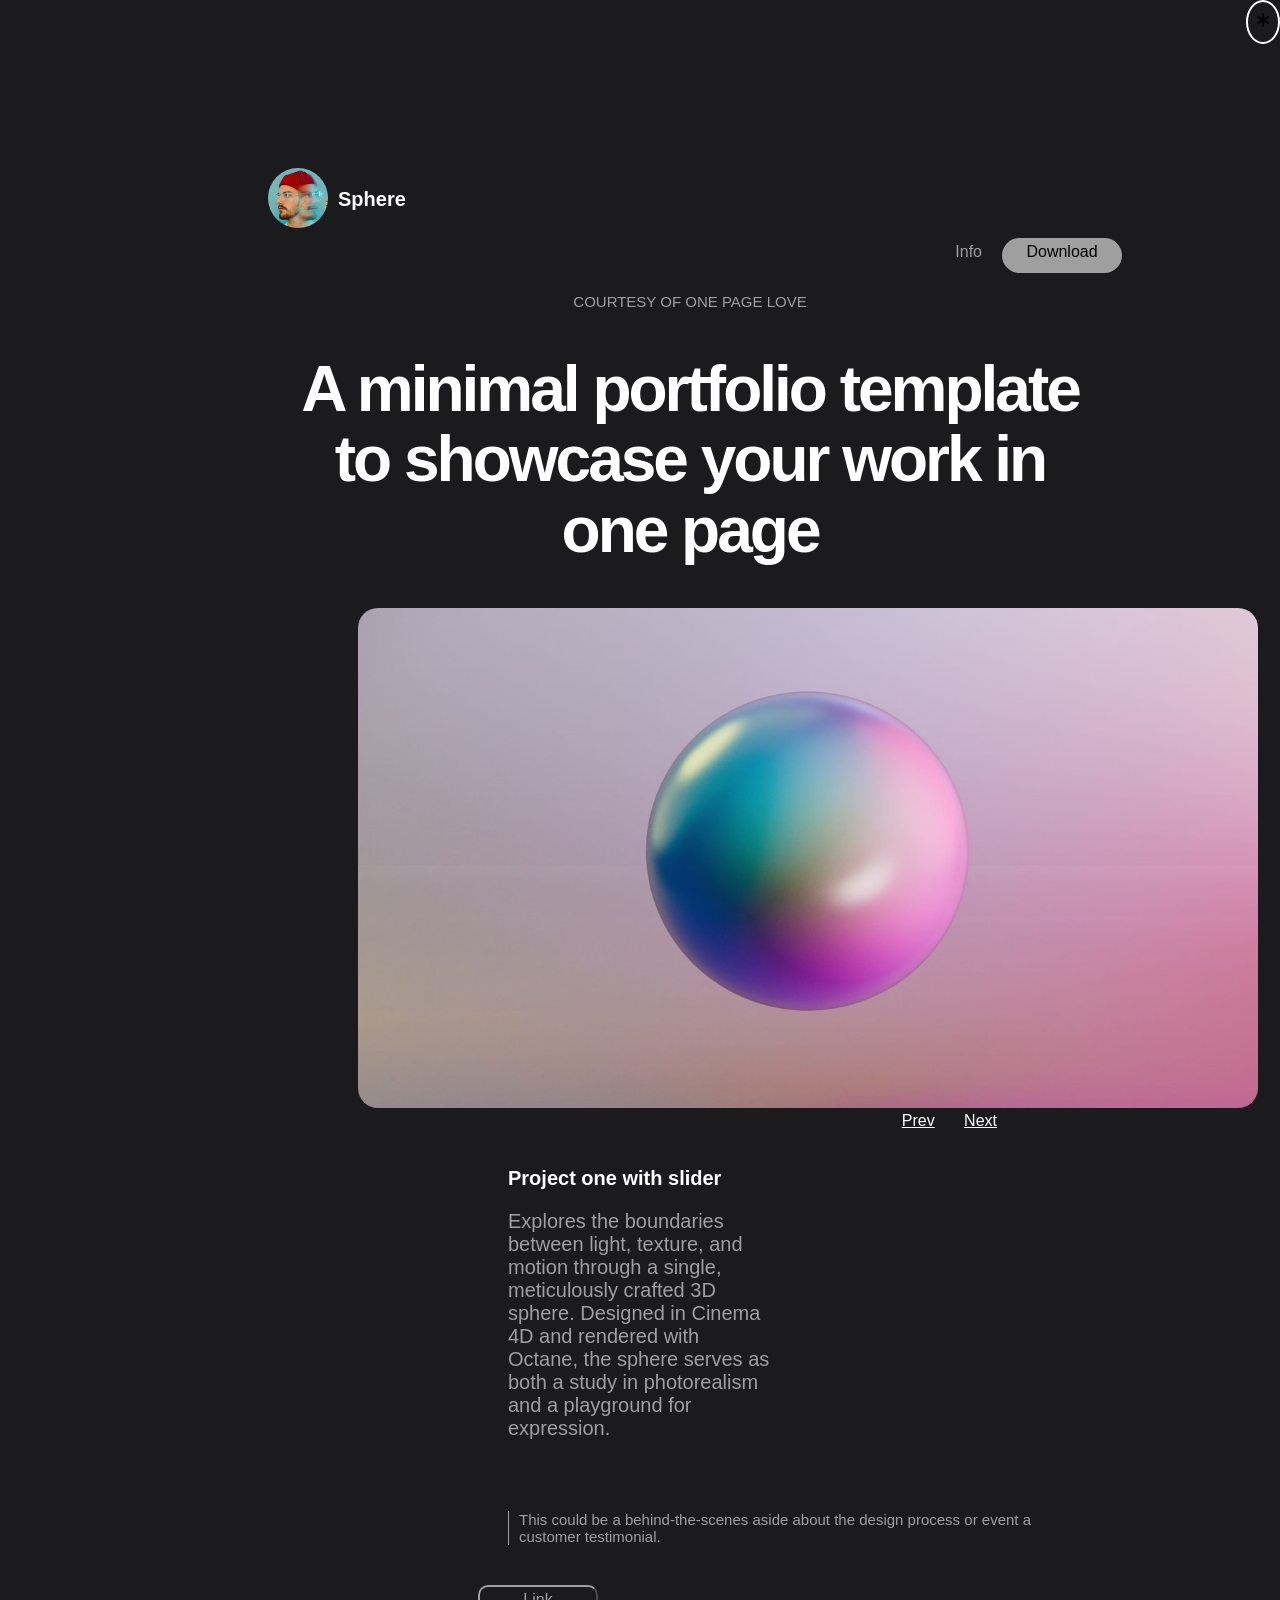
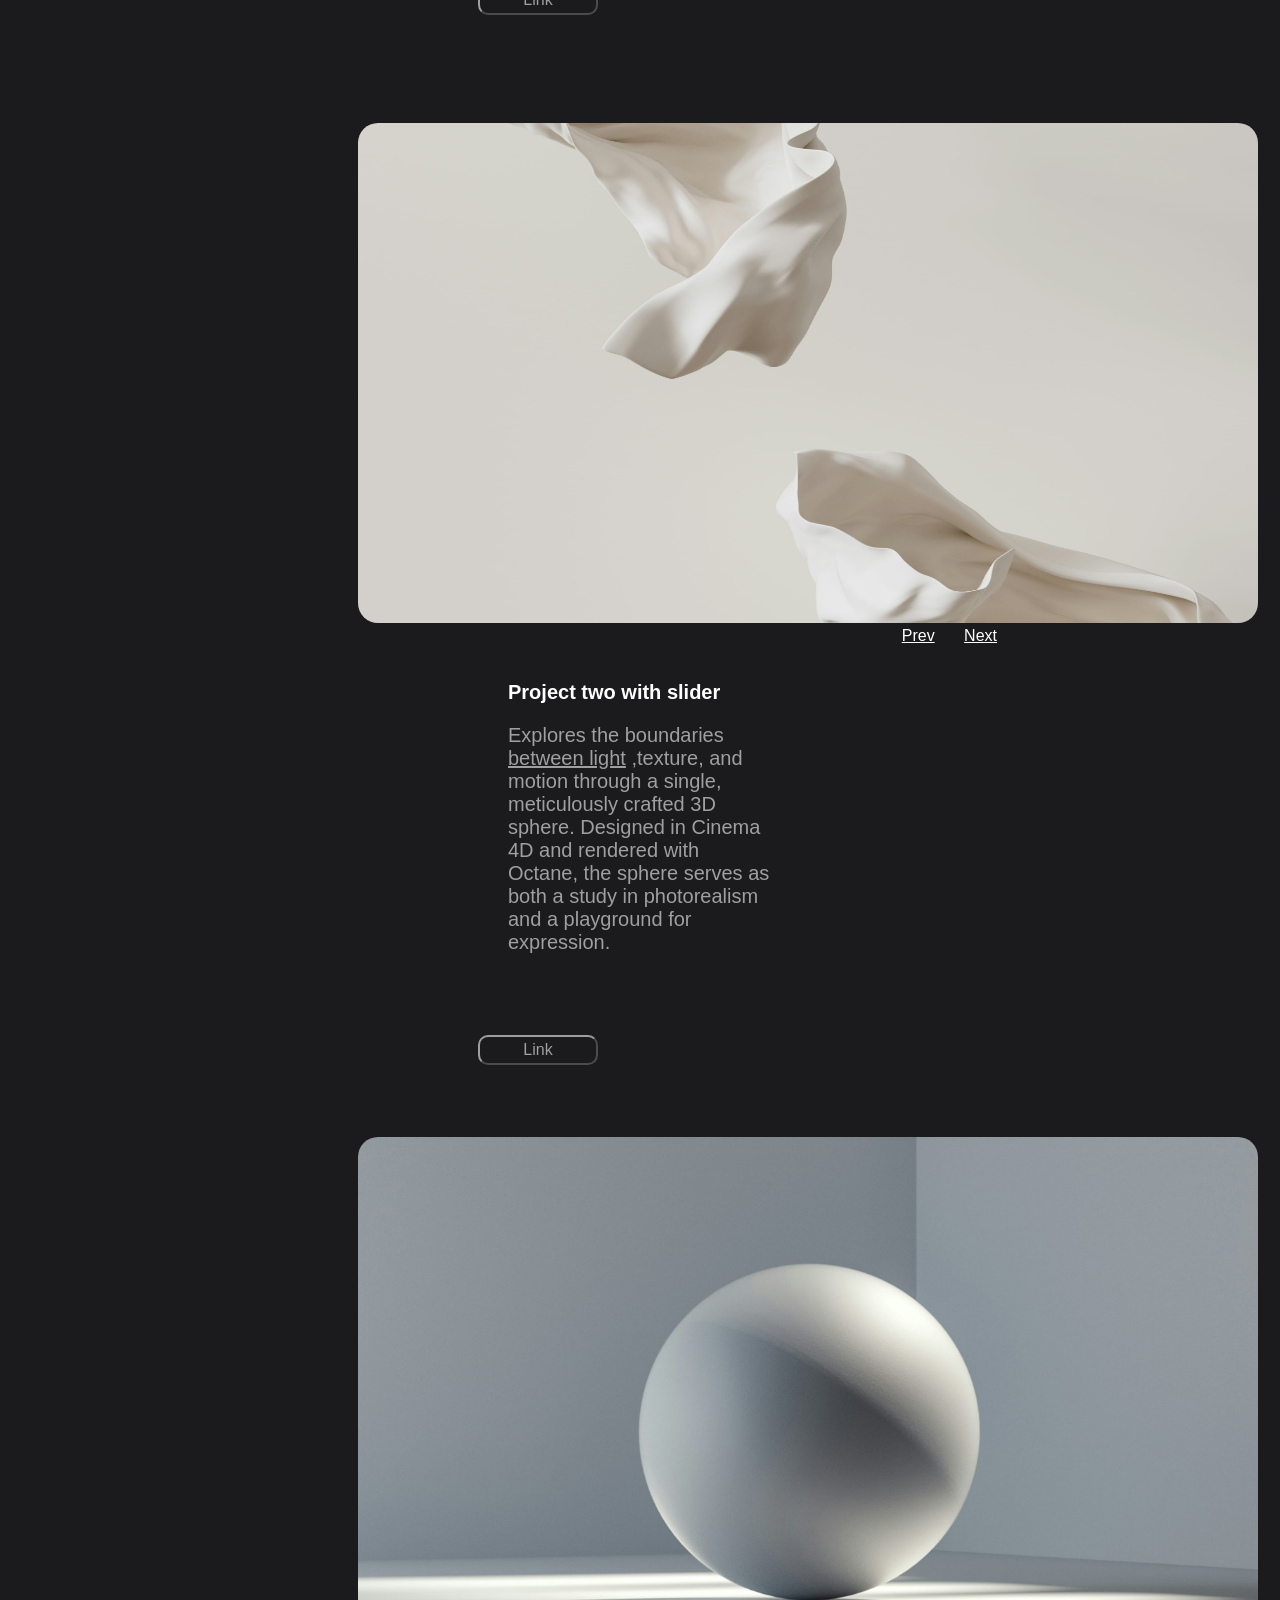
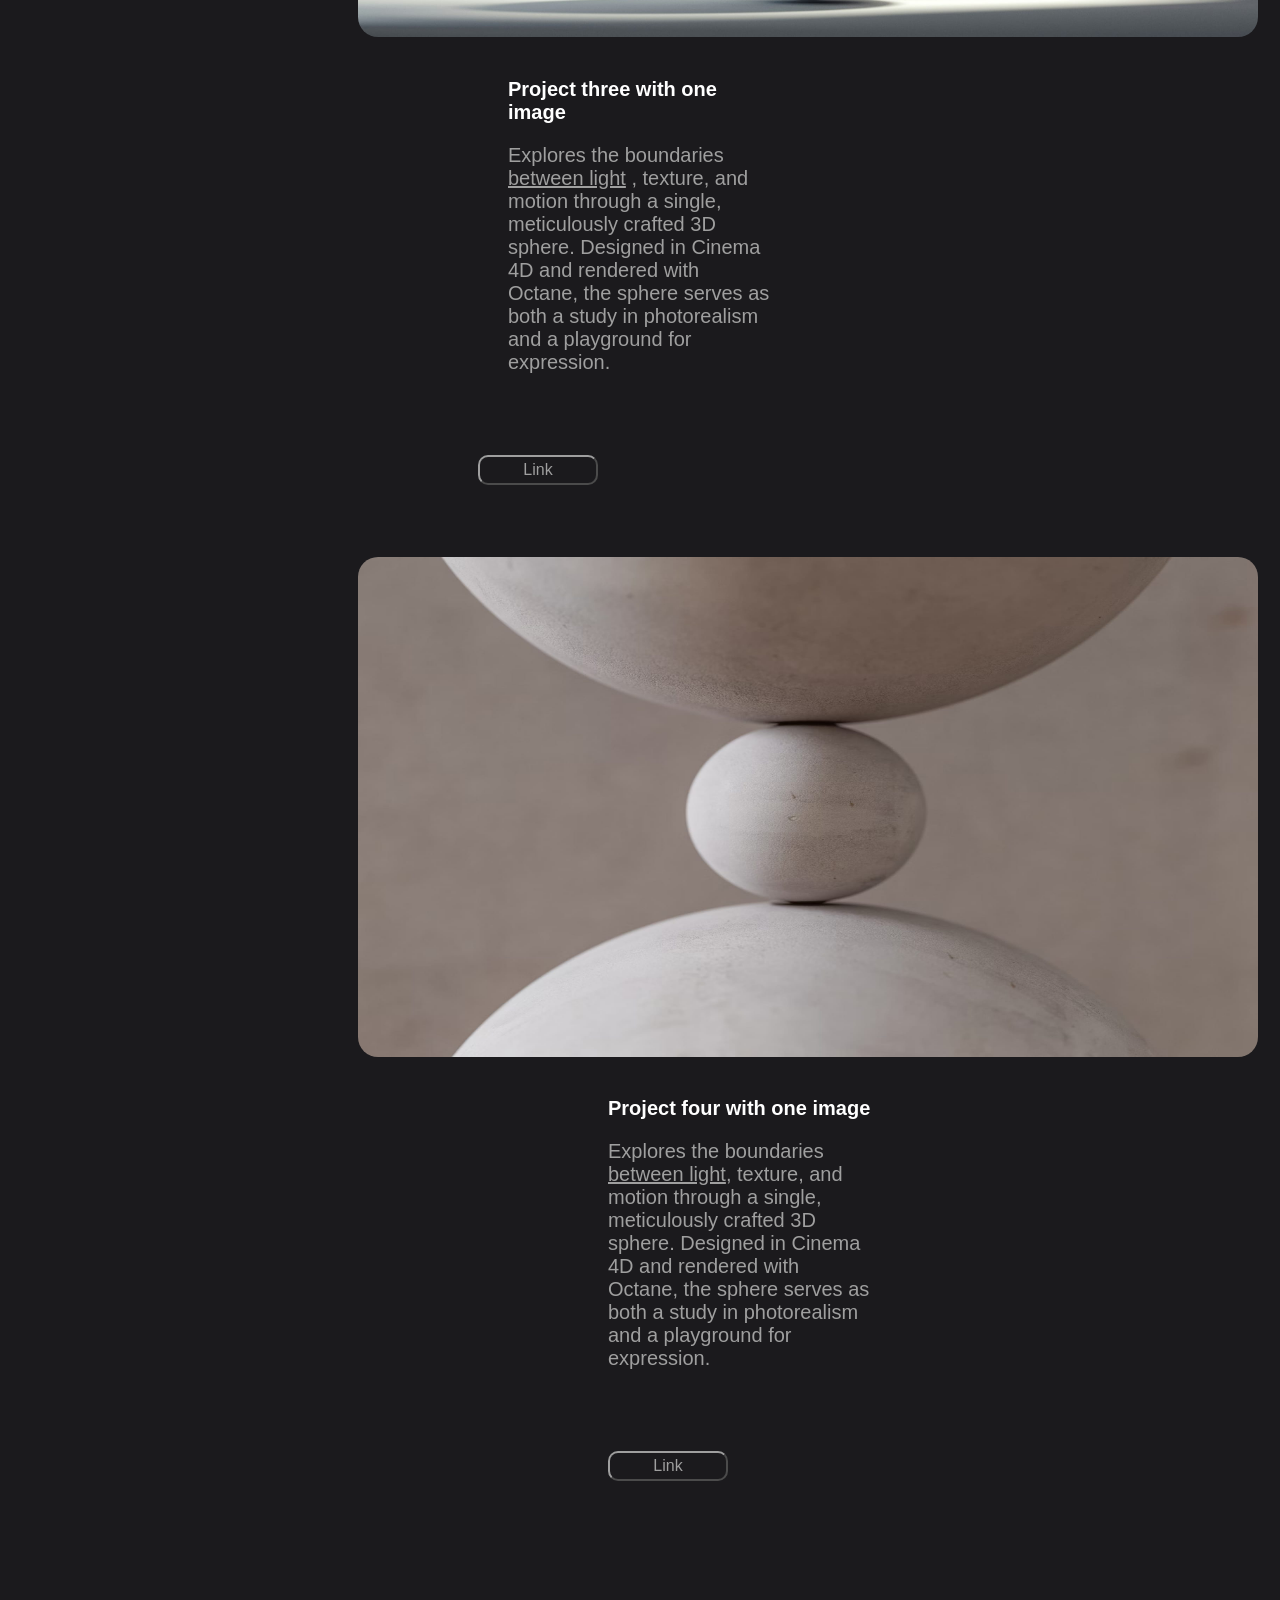
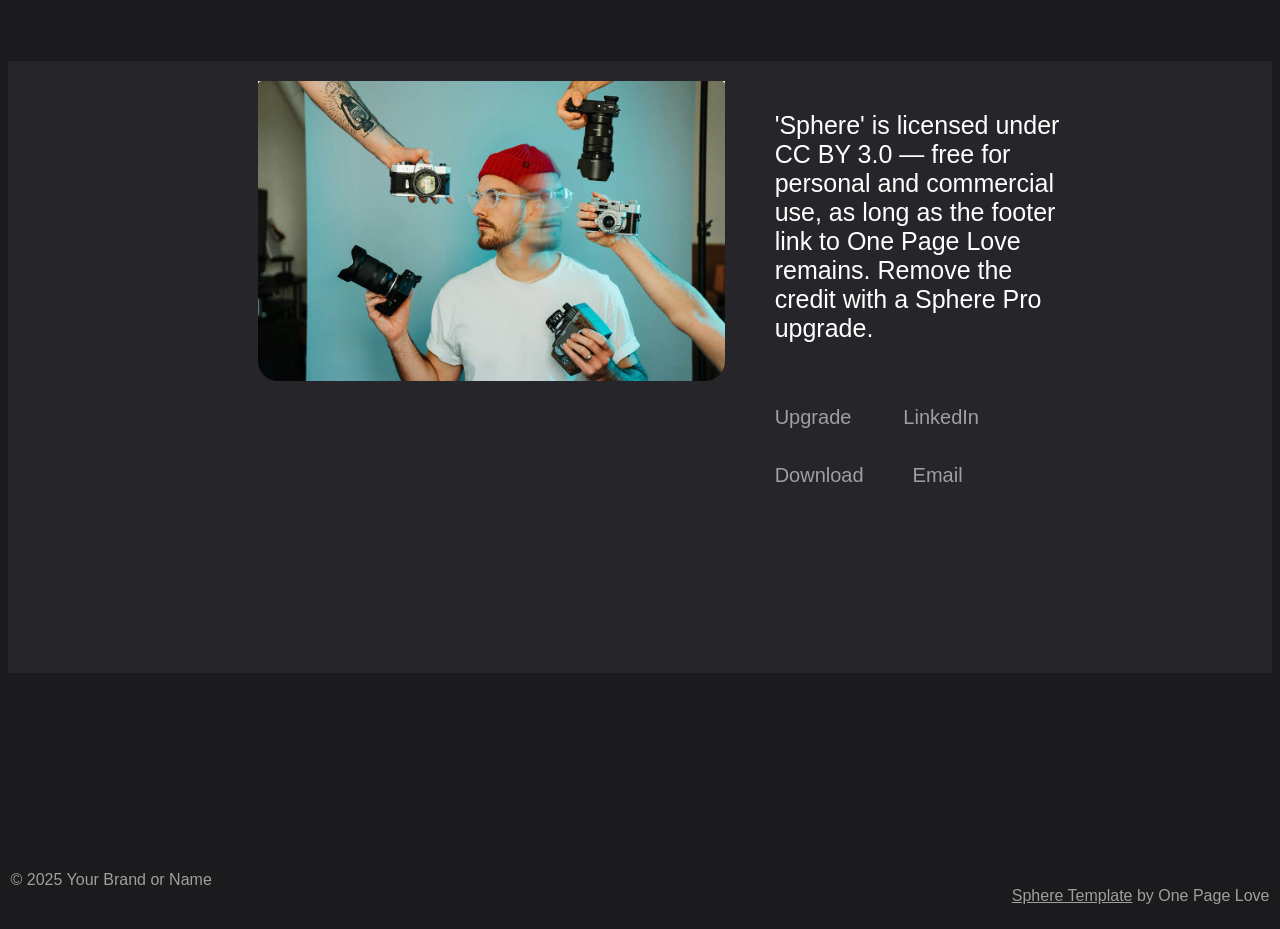
<file: index.html>
<!doctype html>
<html lang="en">
  <head>
    <meta charset="UTF-8" />
    <meta name="viewport" content="width=device-width, initial-scale=1.0" />
    <title>sphere</title>
    <link rel="stylesheet" href="./style.css" />
    <link
      rel="stylesheet"
      href="./fontawesome-free-6.7.2-web/fontawesome-free-6.7.2-web/css/all.css"
    />
  </head>
  <body>
    <!-- nav button -->
    <span class="nav-btn">
      <i class="fas fa-asterisk"></i>
    </span>

    <!-- navbar  -->
    <nav class="navbar showNav" id="navbar">
      <div class="navbar-header">
        <span class="nav-close" id="nav-close">
          <i class="fas fa-times"></i>
        </span>
      </div>
      <ul class="nav-item">
        <li><button class="nav-link1" id="Dark">*Dark</button></li>
        <li><button class="nav-link2" id="Light">*Light</button></li>
        <li><button class="nav-link3" id="Blue">*Blue</button></li>
        <li><button class="nav-link4" id="Green">*Green</button></li>
      </ul>
    </nav>
    <!--end navbar -->

    <!--home page-->

    <!--header-->
    <header class="header">
      <div class="banner">
        <div class="banner-left">
          <img class="avatar" src="./images2/avatar.jpg" alt="avatar" />
          <h4 class="sphere">Sphere</h4>
        </div>
        <div class="banner-right">
          <a href="info.html" class="info-btn">Info</a>
          <a href="download.html" class="download-btn">Download</a>
        </div>
      </div>
    </header>
    <!--end of header-->

    <div class="firstPage">
      <span class="banner-subtitle">COURTESY OF ONE PAGE LOVE</span>
      <h1 class="banner-title">
        A minimal portfolio template to showcase your work in one page
      </h1>
    </div>
    <!--end of home page-->

    <!--project one-->

    <div class="project-one">
      <img class="p-one-img" src="./images2/sphere-01.jpg" alt="projectOne" />
      <span class="scroll">
        <a href="index.html" class="prev">Prev</a>
        <a href="secondProject.html" class="next">Next</a>
      </span>

      <article class="text-p1">
        <h1 class="p-one-title">Project one with slider</h1>
        <p class="p-one-text">
          Explores the boundaries between light, texture, and motion through a
          single, meticulously crafted 3D sphere. Designed in Cinema 4D and
          rendered with Octane, the sphere serves as both a study in
          photorealism and a playground for expression.
        </p>
        <br /><br />
        <p class="p-one-detail">
          This could be a behind-the-scenes aside about the design process or
          event a customer testimonial.
        </p>
      </article>
      <span class="link-btn1">
        <button class="link1">Link</button>
      </span>
    </div>
    <!--end project one-->

    <br /><br /><br /><br /><br /><br />

    <!--project 2-->
    <div class="project-2">
      <img class="p2-img" src="./images2/sphere-02.jpg" alt="project-tow" />
      <span class="scroll">
        <a href="firstproject.html" class="prev">Prev</a>
        <a href="therdProject.html" class="next">Next</a>
      </span>

      <article class="text-p2">
        <h1 class="p2-title">Project two with slider</h1>
        <p class="p2-text">
          Explores the boundaries
          <span class="underline-pro2">between light</span>
          ,texture, and motion through a single, meticulously crafted 3D sphere.
          Designed in Cinema 4D and rendered with Octane, the sphere serves as
          both a study in photorealism and a playground for expression.
        </p>
        <br /><br />
      </article>
    </div>
    <span class="link-btn2">
      <button class="link2">Link</button>
    </span>
    <!--project 2-->

    <br /><br /><br /><br /><br />
    <!--project 3 -->

    <div class="project-three">
      <img class="p3-img" src="./images2/sphere-03.jpg" alt="project-tow" />

      <article class="text-p3">
        <h1 class="p3-title">Project three with one image</h1>
        <p class="p3-text">
          Explores the boundaries
          <span class="underline-text3"> between light</span> , texture, and
          motion through a single, meticulously crafted 3D sphere. Designed in
          Cinema 4D and rendered with Octane, the sphere serves as both a study
          in photorealism and a playground for expression.
        </p>
        <br /><br />
      </article>
    </div>
    <span class="link-btn3">
      <button class="link3">Link</button>
    </span>
    <!--project 3 -->

    <br /><br /><br /><br /><br />

    <!--project 4 -->
    <div class="project-four">
      <img class="p4-img" src="./images2/sphere-04.jpg" alt="project-tow" />

      <article class="text-p4">
        <h1 class="p4-title">Project four with one image</h1>
        <p class="p4-text">
          Explores the boundaries
          <span class="underline-text4"> between light</span>, texture, and
          motion through a single, meticulously crafted 3D sphere. Designed in
          Cinema 4D and rendered with Octane, the sphere serves as both a study
          in photorealism and a playground for expression.
        </p>
      </article>
    </div>
    <br /><br />
    <span class="link-btn4">
      <button class="link4">Link</button>
    </span>
    <!--end project 4 -->

    <br /><br /><br /><br /><br /><br /><br /><br /><br /><br /><br />
    <!--info-->
    <article class="info">
      <div class="info1">
        <img class="info-img" src="./images2/author.jpg" alt="author" />
        <p class="info-text">
          'Sphere' is licensed under CC BY 3.0 — free for personal and
          commercial use, as long as the footer link to One Page Love remains.
          Remove the credit with a Sphere Pro upgrade.
          <br />
          <br />
          <br />
          <a href="upgrade.html" class="upgrade">Upgrade</a>
          <a href="linkedin.html" class="linkedin">LinkedIn</a>
          <br />
          <br />
          <a href="download.html" class="download">Download</a>
          <a href="email.html" class="email">Email</a>
        </p>
      </div>
    </article>
    <br /><br /><br /><br /><br /><br /><br /><br /><br /><br /><br />

    <!--footer-->
    <footer class="footer">
      <span class="text-primary"> &copy; 2025 Your Brand or Name</span>
      <p class="templet">
        <span class="footerunderline">Sphere Template</span>
        by One Page Love
      </p>
    </footer>

    <!--end footer-->
  </body>
</html>
</file>
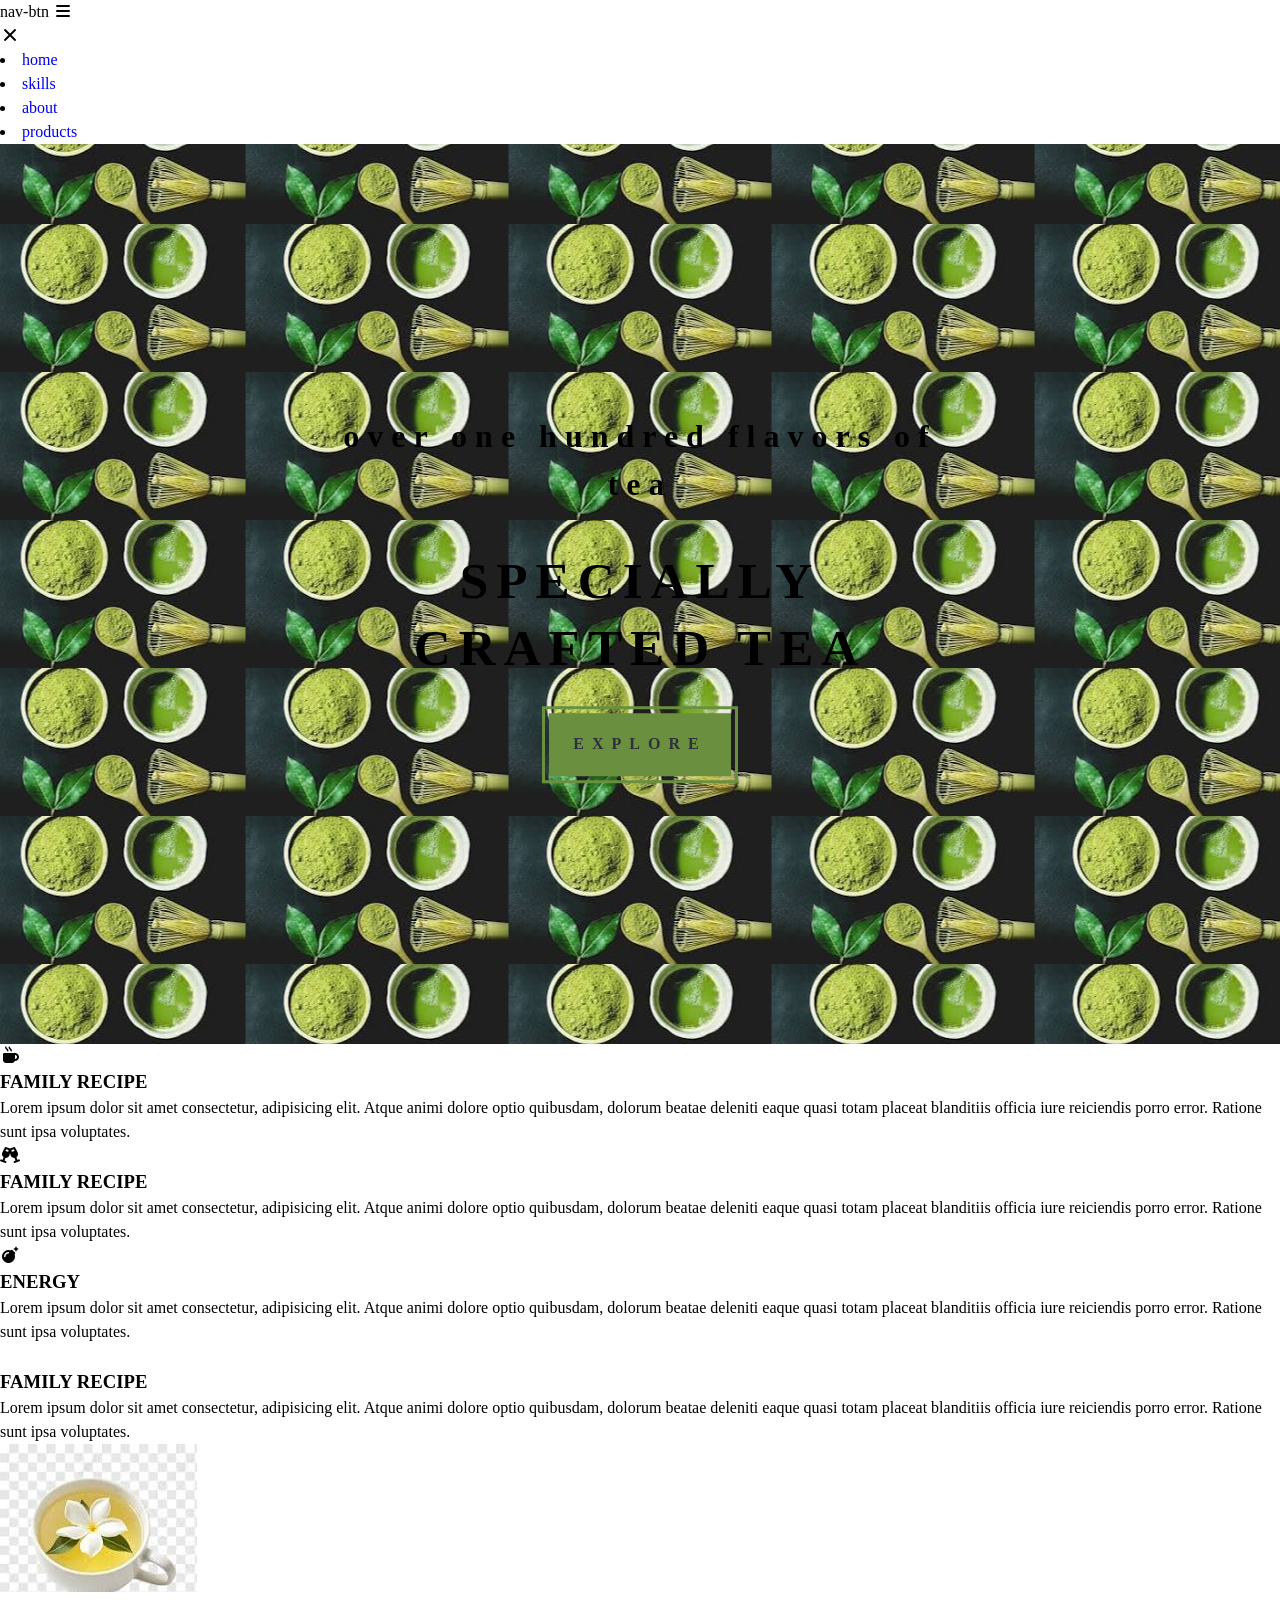
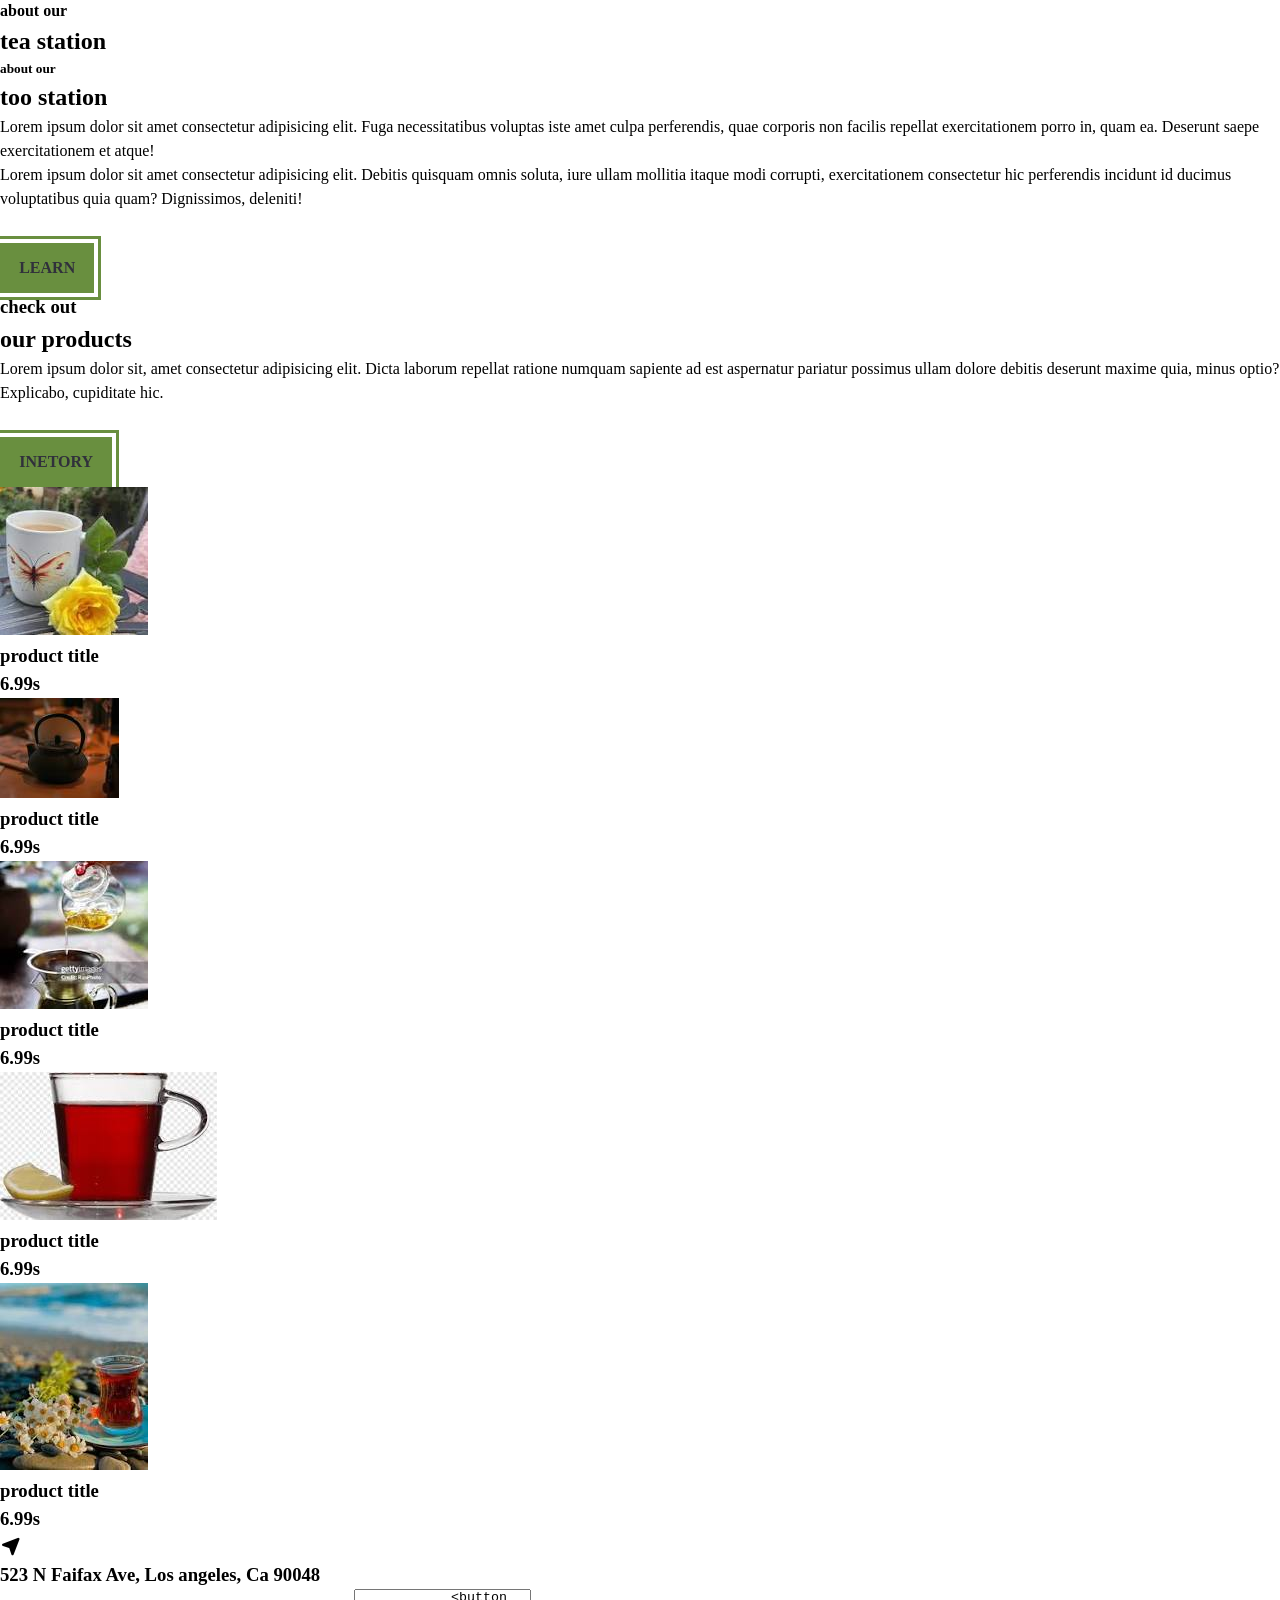
<file: css4/css4/index.html>
<!DOCTYPE html>
<html lang="en">
<head>
    <meta charset="UTF-8">
    <meta name="viewport" content="width=device-width, initial-scale=1.0">
    <title>Tea Station Project</title>
    <link rel="stylesheet" href="./fontawesome/css/all.min.css">
    <link rel="stylesheet" href="style.css">
</head>
<body>
    <!--nav button-->
    <span class="nav-btn" id> nav-btn</span>
    <i class="fas fa-bars"></i>
    <!--navbar-->
    <nav class="navbar" id="navbar"></nav>
    <div class="navbar-header">
        <span class="nav-close" id="nav-close">
            <i class="fas fa-times"></i>
        </span>
    </div>
    <ul class="nav-items"></ul>
    <li><a href="index.html" class="nav-link">home</a></li>
    <li><a href="style.html" class="nav-link">skills</a></li>
    <li><a href="about.html" class="nav-link">about</a></li>
    <li><a href="products" class="nav-link">products</a></li>
    <!--header-->
    <header class="header">
    <div cl class="banner">
        <h3 class="banner-subtitle">over one hundred flavors of tea</h3>
        <h1 class="banner-title">SPECIALLY CRAFTED TEA</h1>
        <a href="skills.html" class="banner-btn">explore</a>
    </div>
     </header>
       <!--end header-->
       <!--content divider-->
       <div class="content-divider"></div>
       <!--end content divider-->
    <!--skills section-->

    <section class="skills">
        <!--single skill-->
        <article class="skill">
            <span class="skill-icon">
            <i class="fas fa-mug-hot"></i> 
        </span>
        <h3 class="skill-title">FAMILY RECIPE</h3>
        <p class="skill-text">Lorem ipsum dolor sit amet consectetur, adipisicing elit. Atque animi dolore optio quibusdam, dolorum beatae deleniti eaque quasi totam placeat blanditiis officia iure reiciendis porro error. Ratione sunt ipsa voluptates.</p>
        </article>
        <!--end single skill-->    
           

          <!--single skill-->
        <article class="skill">
            <span class="skill-icon">
            <i class="fas fa-glass-cheers"></i> 
        </span>
        <h3 class="skill-title">FAMILY RECIPE</h3>
        <p class="skill-text">Lorem ipsum dolor sit amet consectetur, adipisicing elit. Atque animi dolore optio quibusdam, dolorum beatae deleniti eaque quasi totam placeat blanditiis officia iure reiciendis porro error. Ratione sunt ipsa voluptates.</p>
        </article>
        <!--end single skill-->


  <!--single skill-->
        <article class="skill">
            <span class="skill-icon">
            <i class="fas fa-bomb"></i> 
        </span>
        <h3 class="skill-title">ENERGY</h3>
        <p class="skill-text">Lorem ipsum dolor sit amet consectetur, adipisicing elit. Atque animi dolore optio quibusdam, dolorum beatae deleniti eaque quasi totam placeat blanditiis officia iure reiciendis porro error. Ratione sunt ipsa voluptates.</p>
        </article>
        <!--end single skill-->


          <!--single skill-->
        <article class="skill">
            <span class="skill-icon">
            <i class="fas fa-"></i> 
        </span>
        <h3 class="skill-title">FAMILY RECIPE</h3>
        <p class="skill-text">Lorem ipsum dolor sit amet consectetur, adipisicing elit. Atque animi dolore optio quibusdam, dolorum beatae deleniti eaque quasi totam placeat blanditiis officia iure reiciendis porro error. Ratione sunt ipsa voluptates.</p>
        </article>
        <!--end single skill-->

    <!--end skills section-->
    <section class="about">
        <div class="section-center">
            <!--first column-->
            <article class="about-img">
                <div class="about-picture-countner">
                    <img src="./ffff/تنزيل (4).jpg" class="about-picture" alt="tea kettl">
                </div>
            </article>
            <!--second column-->
            <article class="about-info">
                <!--section title-->
                <div>
                    <h1 class="section-subtitle"> about  our</h1>
                    <h2 class="section-title"> tea station</h2>
                </div>
                <!-- second column-->
                 <article class="about-info">
                    <!--section title-->
                    <div>
                        <h1 class="section-subtitle"> about our</h1>
                        <h2 class="section-title"> too station</h2>
                    </div>
                    <!--end section title-->
                    <p class="about-text"> Lorem ipsum dolor sit amet consectetur adipisicing elit. Fuga necessitatibus voluptas iste amet culpa perferendis, quae corporis non facilis repellat exercitationem porro in, quam ea. Deserunt saepe exercitationem et atque!</p>
                    <p class="about-text"> Lorem ipsum dolor sit amet consectetur adipisicing elit. Debitis quisquam omnis soluta, iure ullam mollitia itaque modi corrupti, exercitationem consectetur hic perferendis incidunt id ducimus voluptatibus quia quam? Dignissimos, deleniti!</p>
                    <a href="about.html" class="main-btn">learn</a>
                 </article>
        </div>
    </section>
    <!--products-->
    <section class="products">
        <div class="section-center">
            <!--product info-->
            <article class="product-info">
                <!--section title-->
                <div>
                    <h3 class="section-subtitle"> check out</h3>
                    <h2 class="section-title text-white"> our products</h2>
                </div>
                <!--end section title-->
                <p class="product-text">Lorem ipsum dolor sit, amet consectetur adipisicing elit. Dicta laborum repellat ratione numquam sapiente ad est aspernatur pariatur possimus ullam dolore debitis deserunt maxime quia, minus optio? Explicabo, cupiditate hic.</p>
                <a href="product.html" class="main-btn">inetory</a>
            </article>
            <!--product inventory-->
            <artical class="product-inventory">
                <!--single product-->
                <article>
                    <img src="./ffff/تنزيل (5).jpg" alt="product" class="product-img">
                    <h3 class="product-title">product title</h3>
                    <h3 class="product-price">6.99s</h3>
                </article>
                <!--end sing product-->  

  <!--product inventory-->
            <artical class="product-inventory">
                <!--single product-->
                <article>
                    <img src="./ffff/تنزيل (6).jpg" alt="product" class="product-img">
                    <h3 class="product-title">product title</h3>
                    <h3 class="product-price">6.99s</h3>
                </article>
                <!--end sing product-->  

                 <!--product inventory-->
            <artical class="product-inventory">
                <!--single product-->
                <article>
                    <img src="./ffff/تنزيل (9).jpg" alt="product" class="product-img">
                    <h3 class="product-title">product title</h3>
                    <h3 class="product-price">6.99s</h3>
                </article>
                <!--end sing product-->   
                <!--product inventory-->
            <artical class="product">
                <!--single product-->
                <article>
                    <img src="./ffff/تنزيل.jpg" alt="product" class="product-img">
                    <h3 class="product-title">product title</h3>
                    <h3 class="product-price">6.99s</h3>
                </article>
                <!--end sing product-->   
                <!--product inventory-->
            <artical class="product-inventory">
                <!--single product-->
                <article>
                    <img src="./ffff/images.jpg" alt="product" class="product-img">
                    <h3 class="product-title">product title</h3>
                    <h3 class="product-price">6.99s</h3>
                </article>
                <!--end sing product-->
            </artical>
        </div>
    </section>
    <!--end products-->
    <!--contact-->
    <section class="section-center">
        <div class="section-center">
        <!--contact info-->
        <article class="content-info">
            <!--cotact item-->
            <div class="content-item">
                 </div>
                <h3 class="contact-title">
                    <samp class="contact-icon">
                        <i class="fas fa-location-arrow"></i>
                    </samp>
                    <address></address>
                </h3>
                <h3 class="contact-text">
                    523 N Faifax Ave, Los angeles, Ca 90048
                </h3>
            </div>
        </article>
    </section>
    <!--contact form-->
    <article class="form-group">
        <input type="text" placeholder="name" class="form-control">
         <input type="text" placeholder="email" class="form-control">
         <textarea rows="s" placeholder="message" class="form-control">
            <button type="submit" class="main-btn">send</button>
        
    </article>
    <!--end conteact-->
    <footer class="footer">
        <div class="section-center">
            <div class="social-icons">
                <a href="" class="social-icon">

                </a>
                <!--end social icon-->
                <!--social icon-->
                <a href="#" class="social-icon">
                    <i class="fab fa-twitter"></i>
                </a>
                <!--end social icon-->
                <!--social icon-->
                <a href="#" class="social-icon">
                    <i class="fab fa-instagram"></i>
                </a>
                <!--end social icon-->
            </div>
            <p class="footer-text">
                &copy; <span class="text-primary"> tea station</span>.all rights reserved
            </p>
        </div>
    </footer>
    


    

</body>
</html>
</file>
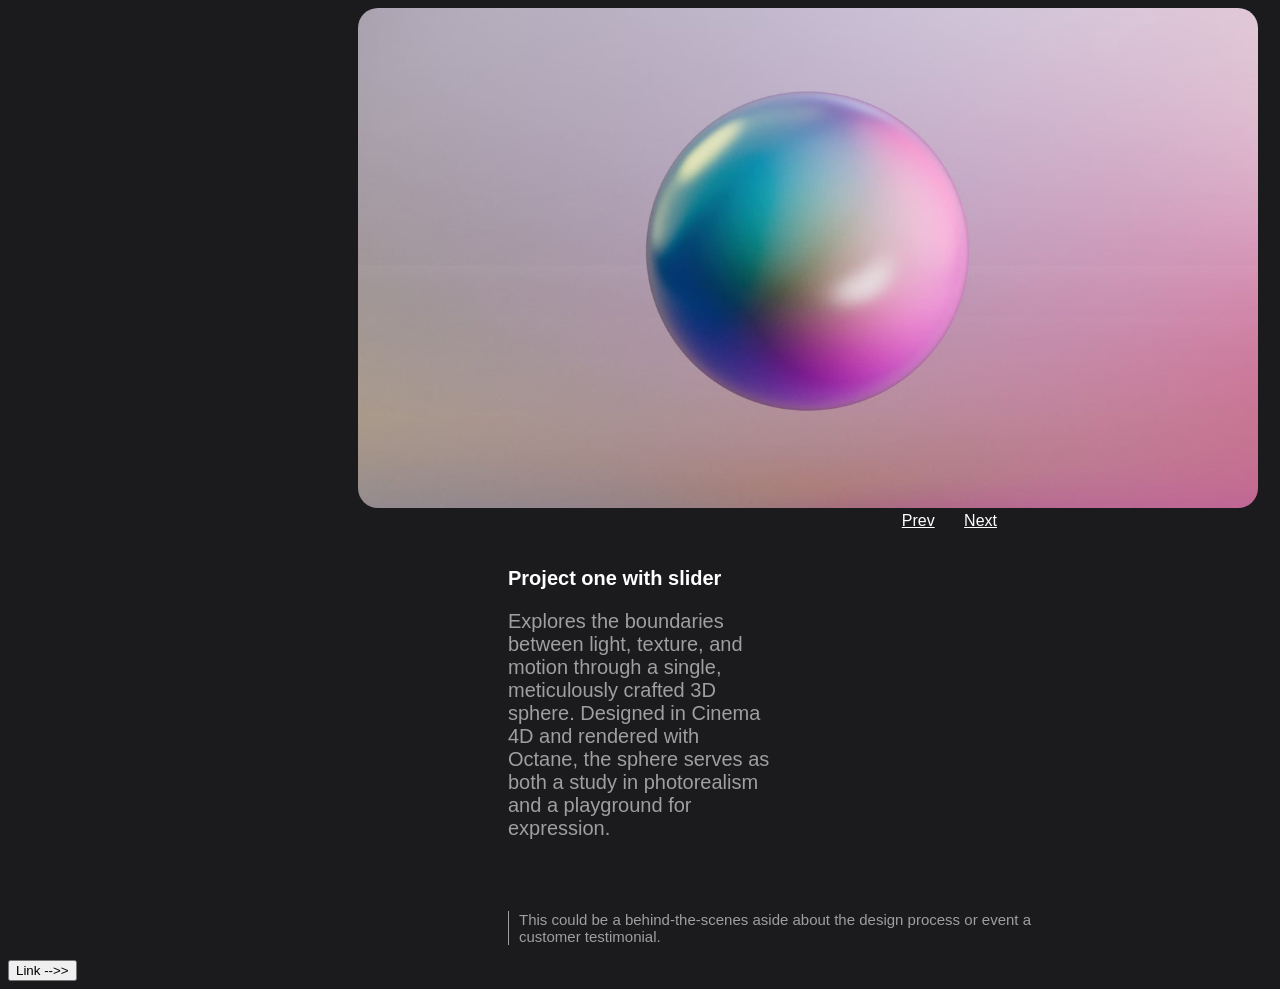
<file: FirstProject.html>
<!doctype html>
<html lang="en">
  <head>
    <meta charset="UTF-8" />
    <meta name="viewport" content="width=device-width, initial-scale=1.0" />
    <title>sphere</title>
    <link rel="stylesheet" href="./style.css" />
    <link
      rel="stylesheet"
      href="./fontawesome-free-6.7.2-web/fontawesome-free-6.7.2-web/css/all.css"
    />
  </head>
  <body>
    <!--project one-->

    <div class="project-one">
      <img class="p-one-img" src="./images2/sphere-01.jpg" alt="projectOne" />
      <span class="scroll">
        <a href="index.html" class="prev">Prev</a>
        <a href="secondProject.html" class="next">Next</a>
      </span>

      <article class="text-p1">
        <h1 class="p-one-title">Project one with slider</h1>
        <p class="p-one-text">
          Explores the boundaries between light, texture, and motion through a
          single, meticulously crafted 3D sphere. Designed in Cinema 4D and
          rendered with Octane, the sphere serves as both a study in
          photorealism and a playground for expression.
        </p>
        <br /><br />
        <p class="p-one-detail">
          This could be a behind-the-scenes aside about the design process or
          event a customer testimonial.
        </p>
      </article>

      <button class="link-btn">Link -->></button>
    </div>
    <!--end project one-->
  </body>
</html>
</file>
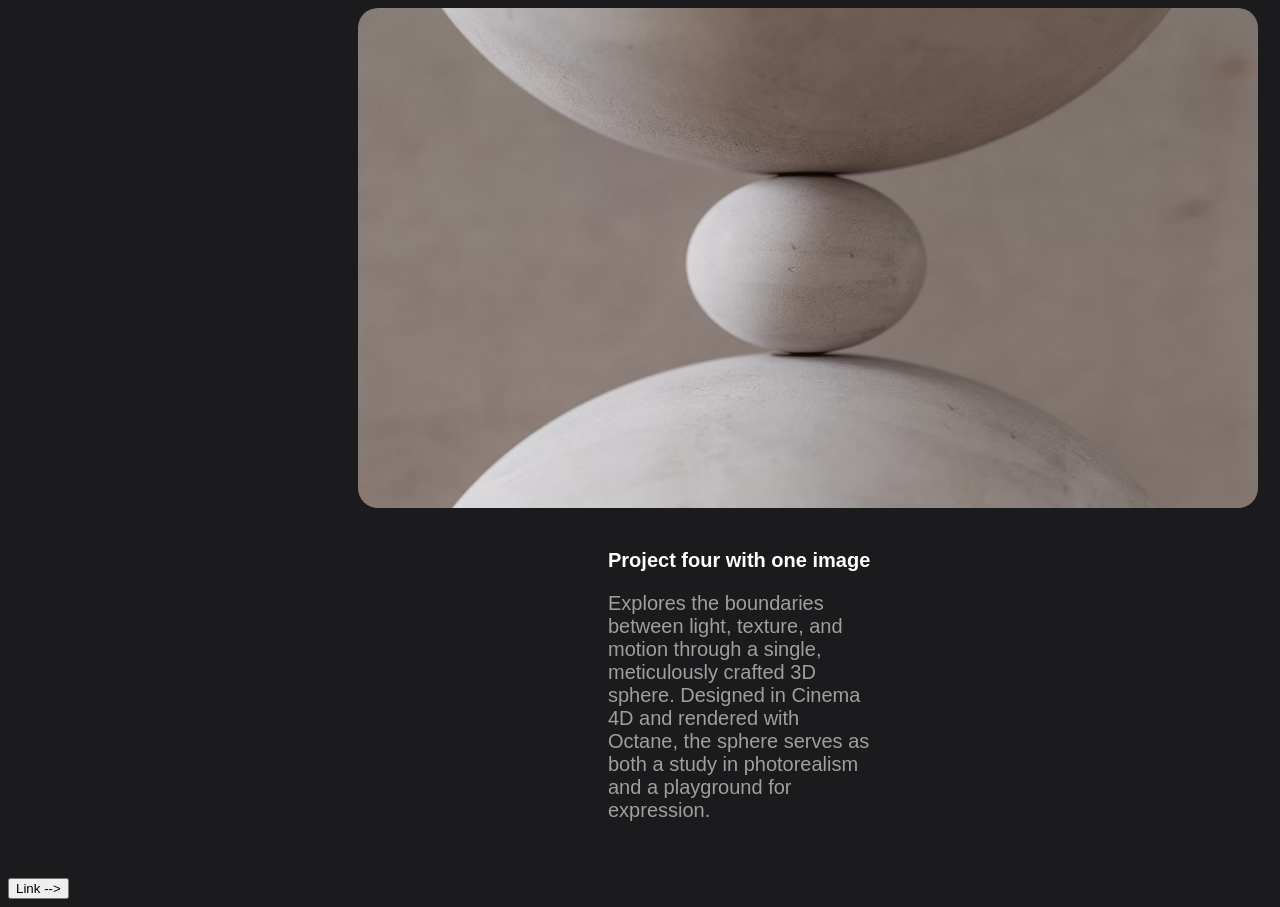
<file: FourthProject.html>
<!doctype html>
<html lang="en">
  <head>
    <meta charset="UTF-8" />
    <meta name="viewport" content="width=device-width, initial-scale=1.0" />
    <title>sphere</title>
    <link rel="stylesheet" href="./style.css" />
    <link
      rel="stylesheet"
      href="./fontawesome-free-6.7.2-web/fontawesome-free-6.7.2-web/css/all.css"
    />
  </head>
  <body>
    <!--project 4 -->

    <div class="project-four">
      <img class="p4-img" src="./images2/sphere-04.jpg" alt="project-tow" />

      <article class="text-p4">
        <h1 class="p4-title">Project four with one image</h1>
        <p class="p4-text">
          Explores the boundaries
          <span class="underline-text"> between light</span>, texture, and
          motion through a single, meticulously crafted 3D sphere. Designed in
          Cinema 4D and rendered with Octane, the sphere serves as both a study
          in photorealism and a playground for expression.
        </p>
      </article>
    </div>
    <br /><br />
    <button class="link-btn">Link --></button>
    <!--project 4 -->
  </body>
</html>
</file>
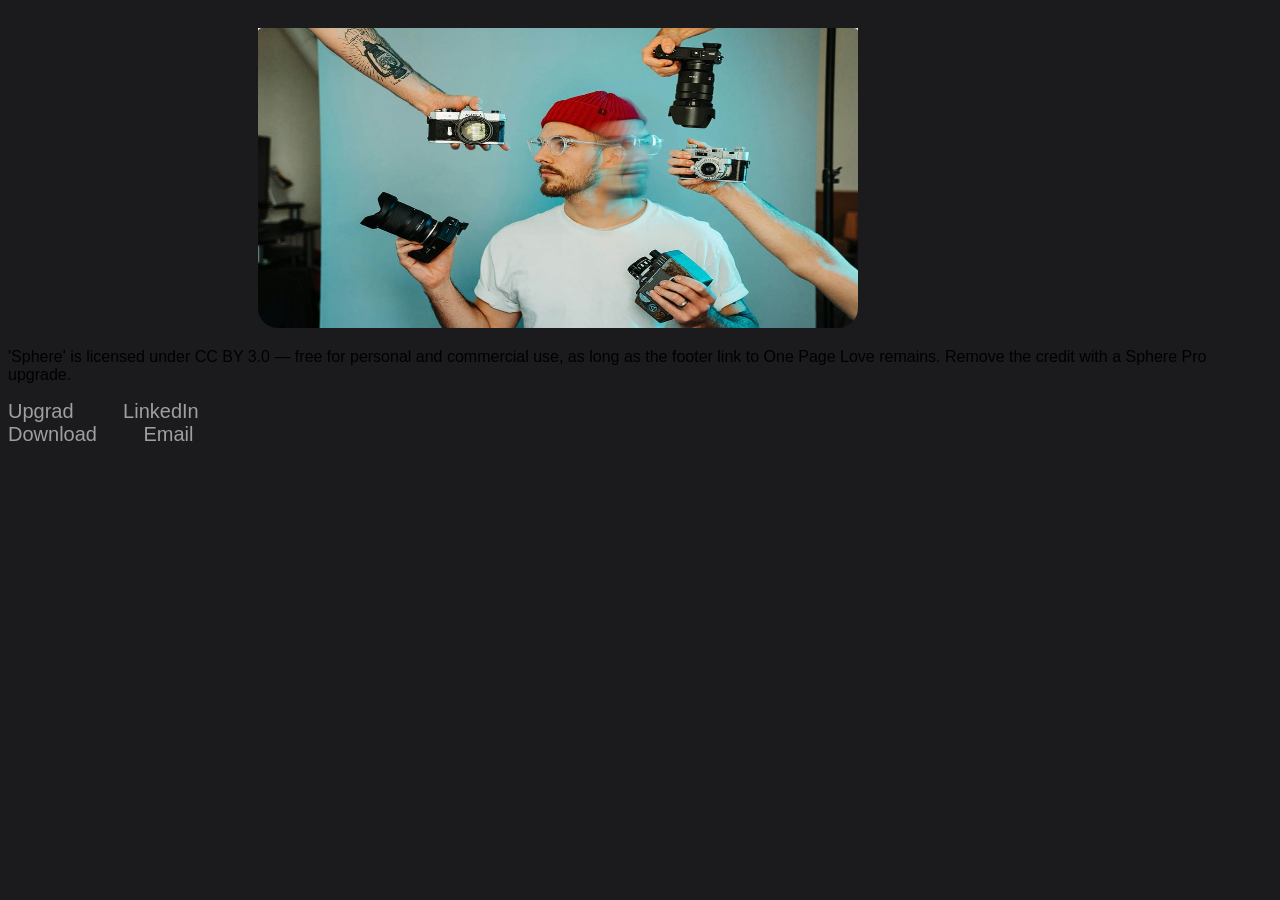
<file: info.html>
<!doctype html>
<html lang="en">
  <head>
    <meta charset="UTF-8" />
    <meta name="viewport" content="width=device-width, initial-scale=1.0" />
    <title>sphere</title>
    <link rel="stylesheet" href="./style.css" />
    <link
      rel="stylesheet"
      href="./fontawesome-free-6.7.2-web/fontawesome-free-6.7.2-web/css/all.css"
    />
  </head>
  <body>
    <!--info -->
    <article class="lastPage">
      <img class="info-img" src="./images2/author.jpg" alt="author" />
      <div class="info">
        <p>
          'Sphere' is licensed under CC BY 3.0 — free for personal and
          commercial use, as long as the footer link to One Page Love remains.
          Remove the credit with a Sphere Pro upgrade.
        </p>
        <div>
          <a href="upgrade.html" class="upgrade">Upgrad</a>
          <a href="linkedin.html" class="linkedin">LinkedIn</a>
        </div>
        <div>
          <a href="download.html" class="download">Download</a>
          <a href="email.html" class="email">Email</a>
        </div>
      </div>
    </article>
    <br /><br /><br /><br /><br /><br /><br /><br /><br /><br /><br />
  </body>
</html>
</file>
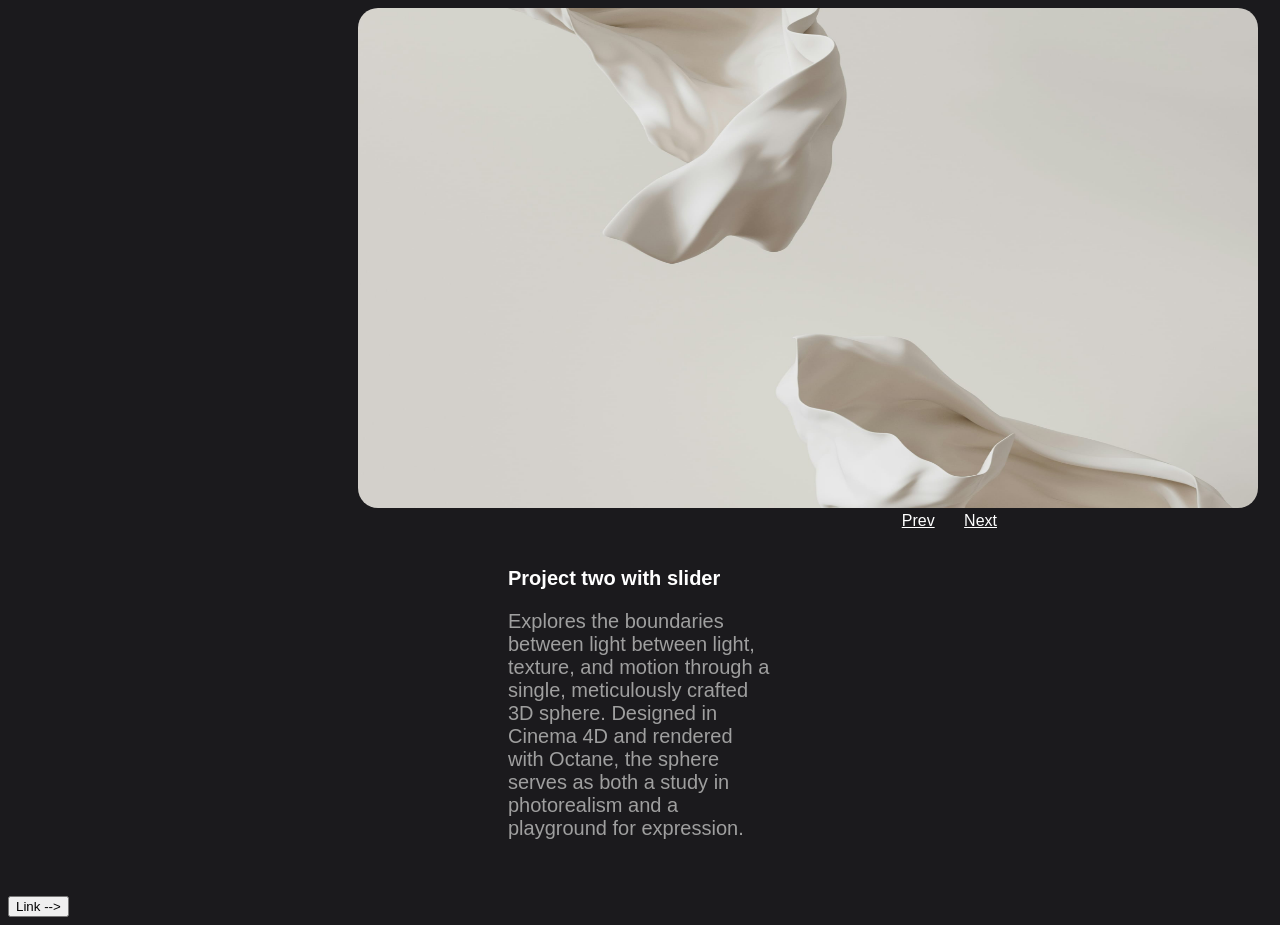
<file: secondproject.html>
<!doctype html>
<html lang="en">
  <head>
    <meta charset="UTF-8" />
    <meta name="viewport" content="width=device-width, initial-scale=1.0" />
    <title>sphere</title>
    <link rel="stylesheet" href="./style.css" />
    <link
      rel="stylesheet"
      href="./fontawesome-free-6.7.2-web/fontawesome-free-6.7.2-web/css/all.css"
    />
  </head>
  <body>
    <!--project 2-->
    <div class="project-2">
      <img class="p2-img" src="./images2/sphere-02.jpg" alt="project-tow" />
      <span class="scroll">
        <a href="firstproject.html" class="prev">Prev</a>
        <a href="therdProject.html" class="next">Next</a>
      </span>

      <article class="text-p2">
        <h1 class="p2-title">Project two with slider</h1>
        <p class="p2-text">
          Explores the boundaries
          <span class="underline-text">between light</span> between light,
          texture, and motion through a single, meticulously crafted 3D sphere.
          Designed in Cinema 4D and rendered with Octane, the sphere serves as
          both a study in photorealism and a playground for expression.
        </p>
        <br /><br />
      </article>
    </div>

    <button class="link-btn">Link --></button>
    <!--project 2-->
  </body>
</html>
</file>
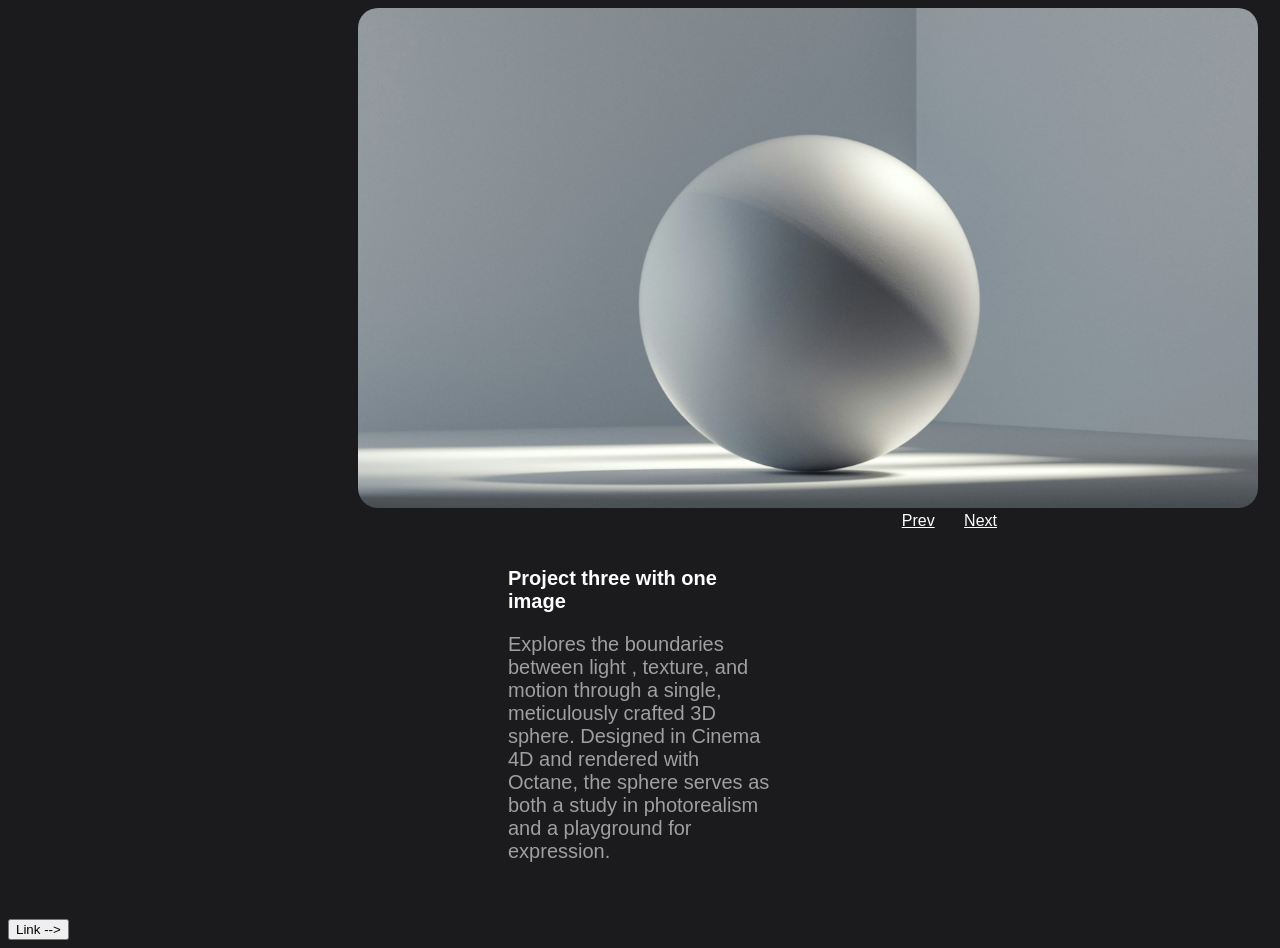
<file: ThirdProject.html>
<!doctype html>
<html lang="en">
  <head>
    <meta charset="UTF-8" />
    <meta name="viewport" content="width=device-width, initial-scale=1.0" />
    <title>sphere</title>
    <link rel="stylesheet" href="./style.css" />
    <link
      rel="stylesheet"
      href="./fontawesome-free-6.7.2-web/fontawesome-free-6.7.2-web/css/all.css"
    />
  </head>
  <body>
    <!--project 3 -->

    <div class="project-three">
      <img class="p3-img" src="./images2/sphere-03.jpg" alt="project-tow" />
      <span class="scroll">
        <a href="secondproject.html" class="prev">Prev</a>
        <a href="fourthProject.html" class="next">Next</a>
      </span>

      <article class="text-p3">
        <h1 class="p3-title">Project three with one image</h1>
        <p class="p3-text">
          Explores the boundaries
          <span class="underline-text"> between light</span> , texture, and
          motion through a single, meticulously crafted 3D sphere. Designed in
          Cinema 4D and rendered with Octane, the sphere serves as both a study
          in photorealism and a playground for expression.
        </p>
        <br /><br />
      </article>
    </div>

    <button class="link-btn">Link --></button>
    <!--project 3 -->
  </body>
</html>
</file>
<file: style.css>
:root {
  --backgroundColor: rgb(27, 26, 29);
  --textfontColor: rgb(159, 159, 159);
  --titleFontColor: white;
  --mainTransition: all 0.3s ease-in-out;
}

* {
  font-family: Arial, Helvetica, sans-serif;
}

body {
  background-color: var(--backgroundColor);
}

/*home page*/
/*banner*/
.banner {
  margin-left: 250px;
  margin-right: 150px;
}

/*banner left*/
.banner-left {
  display: flex;
}

.avatar {
  width: 60px;
  height: 60px;
  border-radius: 50px;
  padding: 10px;
}

.sphere {
  margin-top: 30px;
  color: var(--titleFontColor);
  font-size: 20px;
}

/*banner right*/
.banner-right {
  text-decoration: none;
}

.info-btn {
  text-decoration: none;
  padding-top: 5px;
  padding-right: 20px;
  color: var(--textfontColor);
}
.info-btn:hover {
  color: var(--titleFontColor);
}

.download-btn {
  text-decoration: none;
  height: 30px;
  width: 120px;
  border-radius: 90px;
  border-color: var(--textfontColor);
  background-color: var(--textfontColor);
  font-size: 10px bold;
  text-align: center;
  padding-top: 5px;
  color: black;
}

.download-btn:hover {
  font-size: 12px;
  cursor: pointer;
}

.banner-right {
  display: flex;
  justify-content: flex-end;
}

/*end banner*/

.firstPage {
  margin-left: 150px;
  margin-right: 50px;
  padding-top: 20px;
  text-align: center;
}

.banner-subtitle {
  color: var(--textfontColor);
  font-size: 15px;
}

.banner-title {
  width: 100%;
  text-align: left;
  color: var(--titleFontColor);
  font-size: 55px;
  font: bold;
  font-size: 4rem;
  letter-spacing: -3px;
  line-height: 4.4rem;
  text-align: center;
  width: 100%;
  max-width: 800px;
  margin-left: auto;
  margin-right: auto;
}

.scroll {
  display: block;
  text-align: end;
  margin-right: 250px;
}
.prev {
  padding-right: 25px;
  color: var(--titleFontColor);
}
.next {
  padding-right: 25px;
  color: var(--titleFontColor);
}

/*project one*/

.text-p1 {
  text-align: left;
  margin-left: 500px;
  margin-right: 500px;
  padding-top: 20px;
}
.p-one-title {
  color: var(--titleFontColor);
  text-align: left;
  font-size: 20px;
}

.p-one-text {
  color: var(--textfontColor);
  font-size: 20px;
}
.p-one-detail {
  color: var(--textfontColor);
  text-align: left;
  width: 35rem;
  font-size: 15px;
  border-left: 1px solid;
  padding-left: 10px;
  border-color: var(--textfontColor);
}

.p-one-img {
  height: 500px;
  width: 900px;
  border-radius: 20px;
  margin-left: 350px;
}
.link1 {
  height: 30px;
  width: 120px;
  border-radius: 10px;
  border-color: var(--textfontColor);
  background-color: var(--backgroundColor);
  font-size: medium;
  text-align: center;
  color: var(--textfontColor);
  margin-left: 470px;
  margin-top: 25px;
}

.link1:hover {
  cursor: pointer;
}

/*end project one*/

/*project tow*/

.text-p2 {
  text-align: left;
  margin-left: 500px;
  margin-right: 500px;
  padding-top: 20px;
}
.p2-title {
  color: var(--titleFontColor);
  text-align: left;
  font-size: 20px;
}

.p2-text {
  color: var(--textfontColor);
  font-size: 20px;
}
.underline-pro2 {
  text-decoration: underline;
}

.p2-img {
  height: 500px;
  width: 900px;
  border-radius: 20px;
  margin-left: 350px;
}
.link2 {
  height: 30px;
  width: 120px;
  border-radius: 10px;
  border-color: var(--textfontColor);
  background-color: var(--backgroundColor);
  font-size: medium;
  text-align: center;
  color: var(--textfontColor);
  margin-left: 470px;
  margin-top: 25px;
}

.link1:hover {
  cursor: pointer;
}
/*end project tow*/

/*project three*/

.text-p3 {
  text-align: left;
  margin-left: 500px;
  margin-right: 500px;
  padding-top: 20px;
}
.p3-title {
  color: var(--titleFontColor);
  text-align: left;
  font-size: 20px;
}

.p3-text {
  color: var(--textfontColor);
  font-size: 20px;
}
.p3-detail {
  color: var(--textfontColor);
  text-align: left;
  width: 35rem;
  font-size: 15px;
  border-left: 1px solid;
  padding-left: 10px;
  border-color: var(--textfontColor);
}
.underline-text3 {
  text-decoration: underline;
}

.p3-img {
  height: 500px;
  width: 900px;
  border-radius: 20px;
  margin-left: 350px;
}
.link3 {
  height: 30px;
  width: 120px;
  border-radius: 10px;
  border-color: var(--textfontColor);
  background-color: var(--backgroundColor);
  font-size: medium;
  text-align: center;
  color: var(--textfontColor);
  margin-left: 470px;
  margin-top: 25px;
}

.link3:hover {
  cursor: pointer;
}
/*end project three*/

/*project four*/

.text-p4 {
  text-align: left;
  margin-left: 600px;
  margin-right: 400px;
  padding-top: 20px;
}
.p4-title {
  color: var(--titleFontColor);
  text-align: left;
  font-size: 20px;
}

.p4-text {
  color: var(--textfontColor);
  font-size: 20px;
}
.p4-detail {
  color: var(--textfontColor);
  text-align: left;
  width: 35rem;
  font-size: 15px;
  border-left: 1px solid;
  padding-left: 10px;
  border-color: var(--textfontColor);
}

.p4-img {
  height: 500px;
  width: 900px;
  border-radius: 20px;
  margin-left: 350px;
}
.underline-text4 {
  text-decoration: underline;
}
.link4 {
  height: 30px;
  width: 120px;
  border-radius: 10px;
  border-color: var(--textfontColor);
  background-color: var(--backgroundColor);
  font-size: medium;
  text-align: center;
  color: var(--textfontColor);
  margin-left: 600px;
  margin-top: 25px;
}

.link4:hover {
  cursor: pointer;
}
/*end project four*/

/*info*/
.info1 {
  display: flex;
  justify-content: center;
  background-color: rgb(38, 38, 42);
  padding-bottom: 10rem;
}

.info-text {
  color: var(--titleFontColor);
  font-size: 25px;
  text-align: left;
  margin-left: 50px;
  margin-right: 200px;
  margin-top: 50px;
}

.info-img {
  padding-top: 20px;
  height: 300px;
  width: 600px;
  margin-left: 250px;
  border-radius: 20px 20px;
}

.upgrade {
  color: var(--textfontColor);
  text-decoration: none;
  font-size: 20px;
}

.linkedin {
  color: var(--textfontColor);
  text-decoration: none;
  font-size: 20px;
  margin-left: 45px;
}

.download {
  color: var(--textfontColor);
  text-decoration: none;
  font-size: 20px;
}

.email {
  color: var(--textfontColor);
  text-decoration: none;
  font-size: 20px;
  margin-left: 42px;
}

/*footer*/

.footer{
    
    display: flex;
    justify-content: center;
}   
.text-primary {
 text-align: left;

   color: var(--textfontColor);

}

.templet {
    text-align: right;
  margin-left: 50rem;
   color: var(--textfontColor);
  
}

.footerunderline {
  text-decoration: underline;
}

/*end footer*/

/*navbtn*/
.nav-btn {
    position: fixed;
    z-index: 1;
    top: 0;
    right: 0;
  height: 30px;
  width: 30px;
  border-radius: 50%;
  border-style: initial;
  border: 2px solid white;
  display: flex;
  justify-content: center;
  padding-top: 10px;
  
}


/*navbar*/
.navbar {
  position:relative;
  top: 0;
  left: 85rem;
  right: 0;
  bottom: 0;
  z-index: 2;
  padding-top: 1rem;
  padding-right: 2rem;
  transform: translateX(-100%);
  transition: var(--mainTransition);
  display: block;
}

.showNav {
  transform: translateX(0);
  
}

.nav-close {
  font-size: 1rem;
  cursor: pointer;
  transform: translateX(-100%);
  
}

.nav-item :hover{
  list-style-type: none;
   padding-right: 0.5rem;
  cursor: pointer;
}
</file>
<file: css4/css4/style.css>
*{
    margin: 0;
    padding: 0;
    box-sizing: border-box;
}
:root{
    --slantedtext:"Grand Hotel",curive;
    --primarycolor:#698f3f;
    --socondarycolor:#fca311;
    --mainDaark:#30303b;
    --mainGey:#e5e5e5;
    --maintransition:all 0.3s ease-in-out;
   --mainGey:#e5e5e5;
    --maiTransition:all 0.3s ease-in-out;
    --letterSpacing:0.5rem;
}
body{
    font-fanilyc:"catamaran";sans-serif;
    line-height: 1.5;
}

a{
    text-decoration: none;
}

.text-white{
    color: var(--maiTransition);
}
.text-center{
    text-align: center;
}
.text-primary{
    color: var(--primarycolor);
}
 .header{
    min-height: 100vh;
    background: url(./ffff/تنزيل\ \(2\).jpg) center;
    position: relative;
}

.banner{
    position: absolute;
    top:50%;
    left: 50%;
    text-align: center;
    transform: translate(-50%,-50%);
    letter-spacing: var(--letterSpacing);
}
.banner-subtitle{
    font-size: 2rem;
    font-family:var(--slantedtext)
    color:var(var(--primarycolor))
    animation:slideFromRight 5s ease-in-out;
}
.banner-title {
    text-transform:uppercase;
    font-size: 3.2rem;
    color: var(--maiTransition);
    margin-top: 2.5rem;
    line-height: 1.3;
   animation:slideFromLeft 5s ease-in-out;
} 
.main-btn,.banner-btn{
    display: inline-block;
    background: var(--primarycolor);
    text-transform: uppercase;
    padding: 0.8rem 1.2rem;
    color: var(--mainDaark);
    font-weight: bold;
    outline: 0.2rem solid var(--primarycolor);
    outline-offset: 4px;
    cursor: pointer;
    margin-top: 2rem;
}
.main-btn:hover,.banner-btn:hover{
    color: var(--maiTransition);
    opacity: 0.7;
}
.banner-btn{
    padding: 1.2rem 1.5rem;
    /*animation*/
   animation: show 5s ease-in-out; 
}
    /*end header*/
  
    /* animations*/
    @keyframes show{
       0%{
        tracsform:scale(2);
        opacity: 0;
}

       100%{
        transform: translatex(0px)
       }

    }
}  @keyframes slidefromright {
       0%{
       transform: translatex(-1000px);
       } 
       50%{
        transform:translatex(200px);
       }
       75%{
        transform:translatex(-50px);
       }
       100%{
        transform: translatex(0px)
       }
/*animations*/
.contact-divider{
    height: 00.5rem;
    bacground:linear-gradient(to left,var(--primarycolor),var(--secondarycolor,var(--primarcolor));
}


.skills{
    background: var(--mainGey);
}
.skills{
    padding: 2.5em;
    text-align: center;
    transition: var(--maintransition);
    display: inline-block;
}
.skills-title{
    font: size 0.9em;
     font-weight: bold;
     text-transform: uppercase;
     letter-spacing: var(--letterSpacing);
     margin-bottom: 1.5rem;
     color: var(--primarycolor);
     transition: var(--maintransition);
}
.skills-text{
    max-width: 13rem;
    margin: 0 auto;
}
.skill:hover{
    background: var(--primarycolor);
}
.skill:hover .skill-title{
    color: var(--mainwhite);
}
.skill:hover .skill-icon{
    transform: translateY(-5px);
} 
@media screen and (min-width:576px){
    .skill{
        float: left ;
        width: 50%;
     }
    } 
     @media screen and (min-width:1200px){
        .skill{
            width: 25%;
        }
     }
     
/* start about */
.section-center{
    padding: 4rem 0;
    width: 80vw;
    max-width: 1170px;
    margin:0 auto ;
}

.section-subtitle{
    font-size: 2rem;
    font-family: var(--slantedtext);
    letter-spacing: var(--letterSpacing);
    text-transform: capitalize;
    color: var(--primarycolor);
}
.section-title{
    font-size: 2rem;
    text-transform: uppercase;
}

.about-img ,about-info{
    padding: 2rem 0;
}
.about-picture-container{
    background: var(--socondarycolor);
    border: 0.5rem solid var(--primarycolor);
    border-radius: 1rem;
    overflow: hidden;
}
.about-picture{
    width: 100%;
    display: block;
    transition: var(--maintransition);
}
.about-picture-container:hover .about-picture{
opacity: 0.5;
transform: scale(1.2);
}
.about-text{
    margin: 1rem 0;
    max-width: 26rem;
}
   @media screen and (min-width:992PX)  {
        .about-img;
        about-info{
            float: left;
            width: 50%;
            padding: 2rem;
        }    
 /*end about*/
 
    /*product*/
    .products{
        background: var(--mainDaark);
    }
    .products-info ,.products-inventory{
        padding:2rem 0;
    }
    .product-text{
        color: var(--primarycolor);
        margin: 1rem 0;
        max-width: 26rem;
    }
    .product{
        padding: 2rem;
    }
    .product-img{
        width: 100%;
        display: block;
        border-radius: 0.4rem;
        margin-bottom: 1rem;
    }
    .product-title{
        color: var(--primarycolor);
        text-transform: uppercase;
        letter-spacing: var(--letterSpacing);
        margin-bottom: 1rem;
    }
    .product-price{
     color: var(--primarycolor); 
     letter-spacing: var(--letterSpacing); 
     font-family: var(--slantedtext);
       @media screen and (min-width:768pX) {
        .product{
            float: left;
            width: 50%;
            padding: 2rem 1rem;
        }
         .products-info{
                padding: 2rem 1rem;
            }
            @media screen and (min: width 992px;) {
                .product{
                    width: 33.3%;
                }
                
            }
                @media screen and (min: width 1200px;) {
                .product-info{
                    float:left
                    width: 30%;
                }
                
            }
            .product-inventory{
        fioat:left;
        width: 70%;

    } 
.product{
    padding: 1.5rem 1rem 0 1rem;
}}
        
     } 
      /*end of products*/

    /*contact*/
    .contact{
        padding-top:2rem ;
    }
    .contact-item{
        color:var(--primarycolor)
        font-family:var(antiquewhite)
        text-tramsform:uppercase; 
        letter-spacing:calc( var(--letterSpacing)*2);
        margin-bottom:0.5rem;
    }
    .contact-text{
        text-transform: uppercase;
    }
    .form-control{
        display: block;
        width: 100%;
        border: none;
        border-bottom: 2PX solid var(--socondarycolor);
        outline: none;
        margin: 2rem 0;
        padding: 1.3rem 0;
        font-size: 0.85rem;
        font-weight: bold;
    }
    .form-control::placeholder{
        color: var(--primarycolor);
        text-transform: uppercase;
        letter-spacing: var(--letterSpacing);  
    }
    @media screen and (min: width 992px;) {
        .contact-info, .contact-form{
            float: left;
            width: 50%;
            padding: 0 1rem;
        }
        .contact-info{
         padding-top: srem;     
        }
        /*end of contact*/
        /*footer*/
        .footer{
            background: var(--mainDaark);
            text-align: center;
        }
        .social-icon{
            color: var(--maiTransition);
            font-size: 1.3rem;
            margin-right: 1rem;
            transition: var(--maiTransition);
        }
        .social-icon:hover{
            color: var(--primarycolor);
        }
        .footer-tex{
            text-transform: uppercase;
            color: var(--slantedtext);
            letter-spacing: var(--letterSpacing);
            margin-top: 1rem;
            font-size: 0.85rem;
        }
        /*nav btn*/
        .nav-btn{
            position:fixed;
            z-index: 1;
            top: 0;
            left: 0;
            color: var(--primarycolor);
            margin: 1rem 1.3rem;
            font-size: 2rem;
            cursor: pointer;
        }
        @media screen bounce {
            0%{
                transform:scale(1);
            }
            50%{
                transform:scale(1.5)
            }
            100%{
                transform:scale(1)
            }
            /*navbar*/
            .navbar{
                position: fixed;
                top: 0;
                left: 0;
                right: 0;
                bottom: 0;
                z-index: 2;
                background: var(--mainGey);
                padding: top 1rem; 
                padding-left: 2rem;
                transition: var(--maiTransition);
                transform: translateX(100%);

            }
            .nav-close{
                font-size: 2rem;
                cursor: pointer;

            }
            .nav-items{
                list-style-type: none;
            }
            .nav-link{
                display:block;
                font-size: 2rem;
                text-transform: uppercase;
                color: var(--maintransition);
                transition: var(--maiTransition);
            }
            .nav-link:hover{
                color: var(--mainDaark);
                padding-left: 0.5rem;
            }
            @media screen  and(min-width:768px ){
            .navbar{
                width: 30vw;
                max-width: 20rem;
            }    
            }
        }

        
    }


 



























 





.text-white{
 color: var(--maiTransition);   
}
.text-center{
    text-align: center;
}
.text-primary{
    color: var(--primarycolor);
}

.header{
    min-height:100vh;
    background: url(./ffff/images\ \(1\).jpg) center/cover no-repeat;
    position: relative;
}
.banner{
    position: absolute;
    top: 50%;
    left: 50%;
    text-align: center;
    transform: translate(-50% -50%);
    letter-spacing: var(--letterSpacing);
}
.banner-subtitle{
    font-size: 2rem;
    font-family: var(--slantedtext);
    color: var(--primarycolor);  
}
.banner-title{
    text-transform: uppercase;
    font-size: 3.2rem;
    color: var(--maiTransition);
    line-height: 1.3;
}
.main-btn ,.banner-btn{
    display: inline-block;
    background: var(--primarycolor);
    text-transform: uppercase;
    padding: 0.8rem 1.2rem;
    color: var(--mainDaark);
    font-weight: bold;
    outline: 0.2rem solid var(--socondarycolor);
    outline-offset: 4px;
    cursor: pointer;
    margin-
</file>
